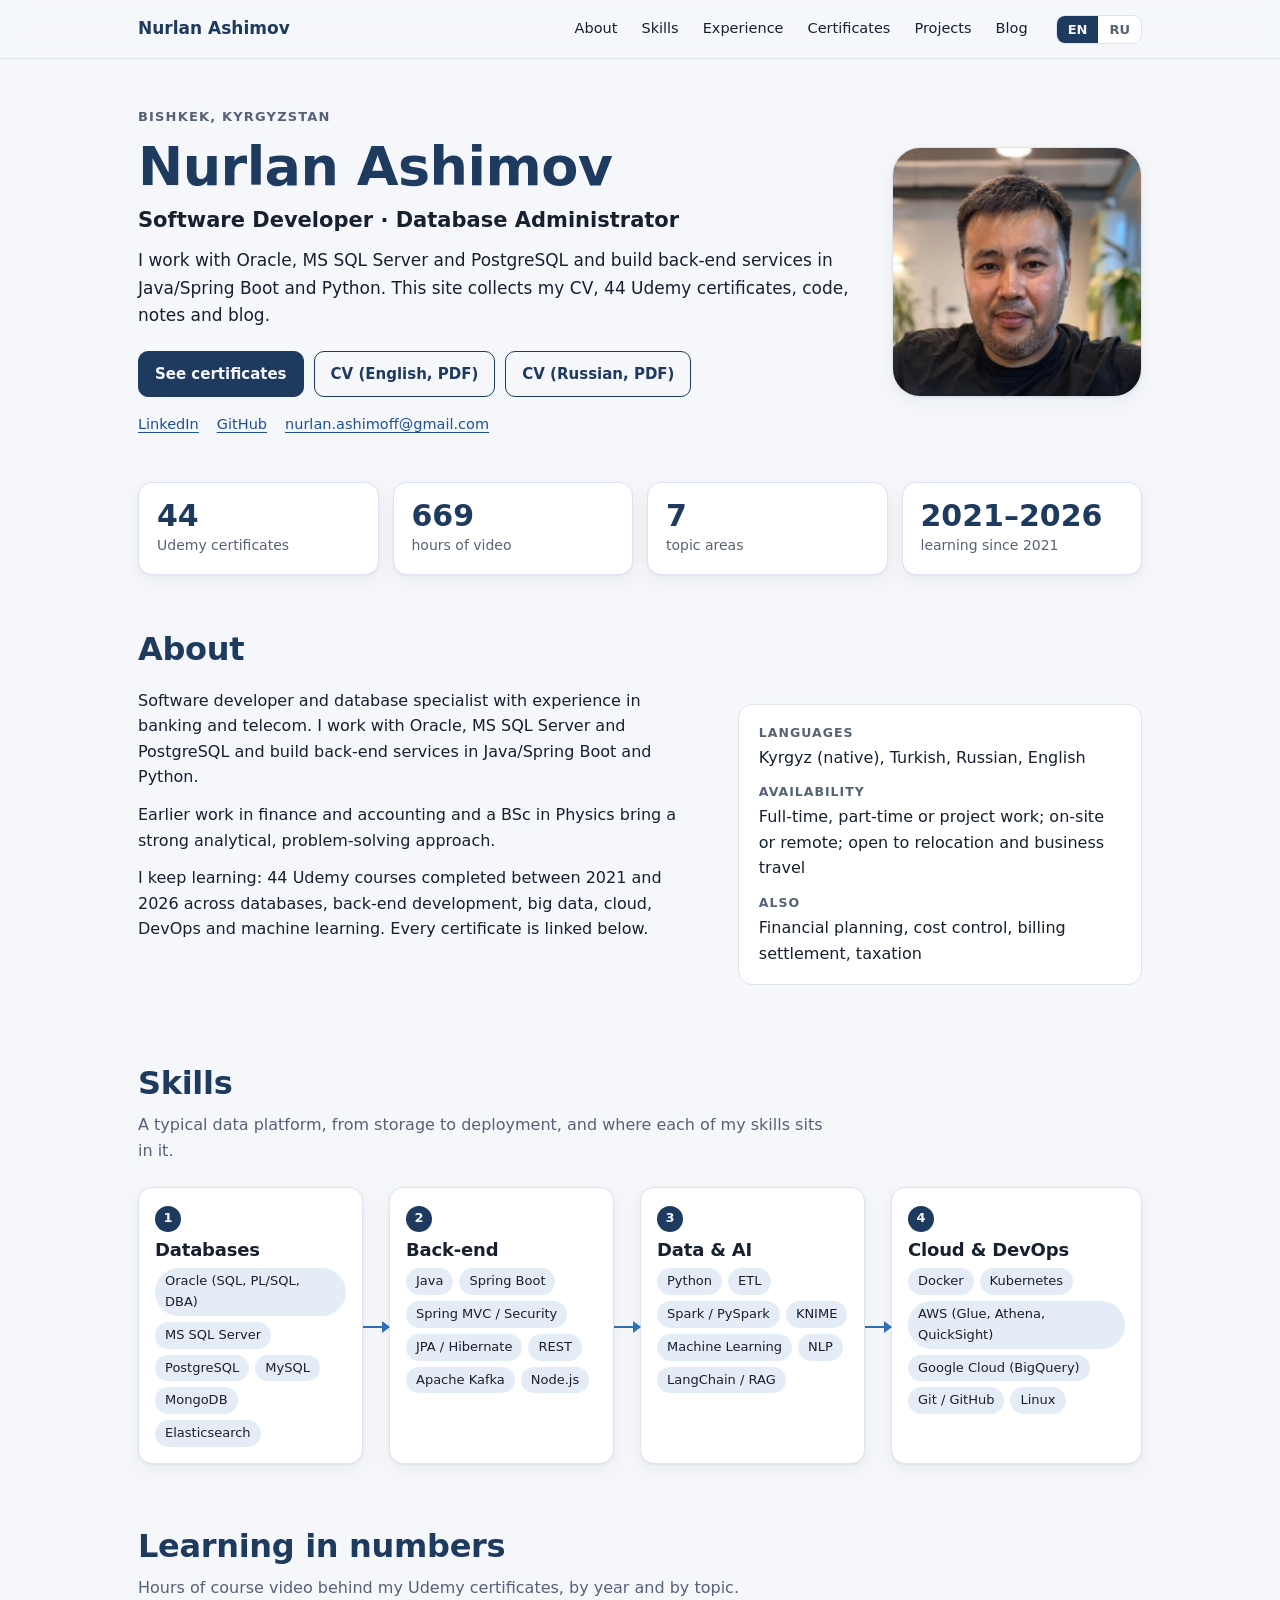
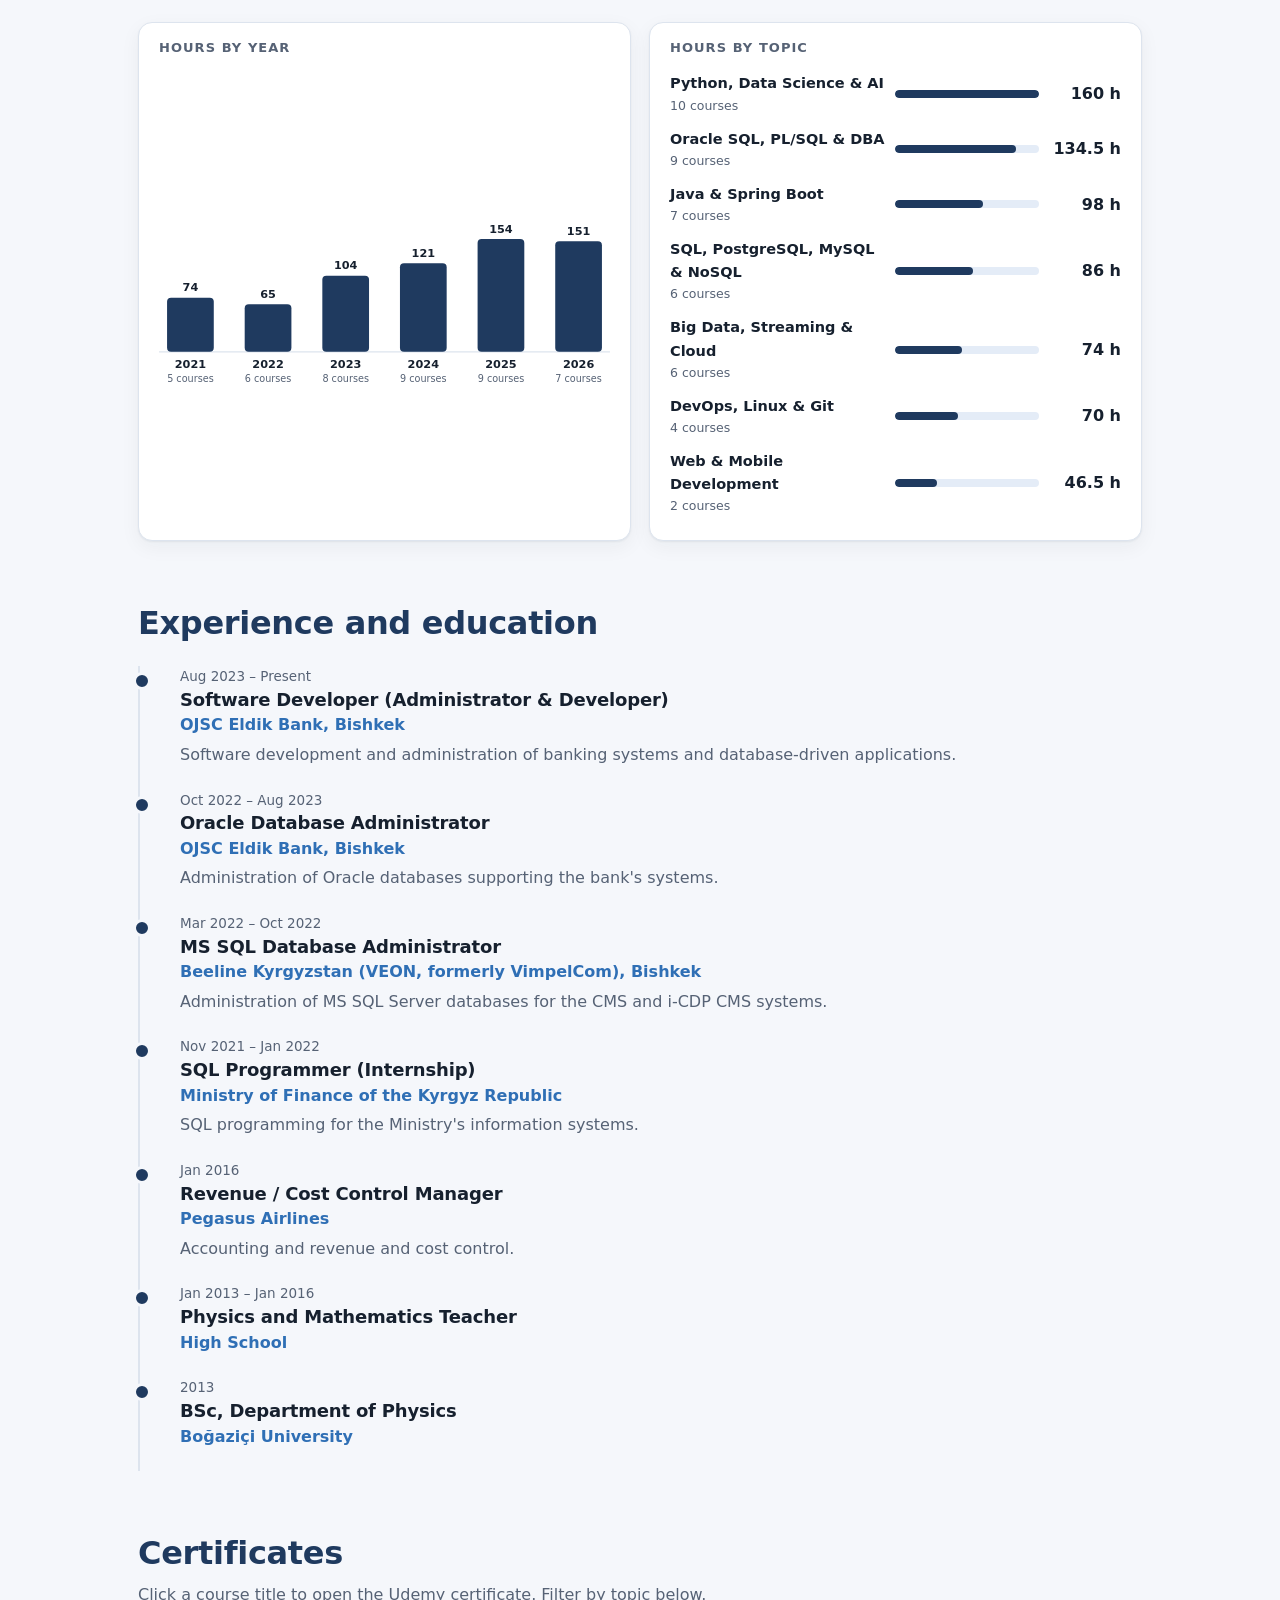
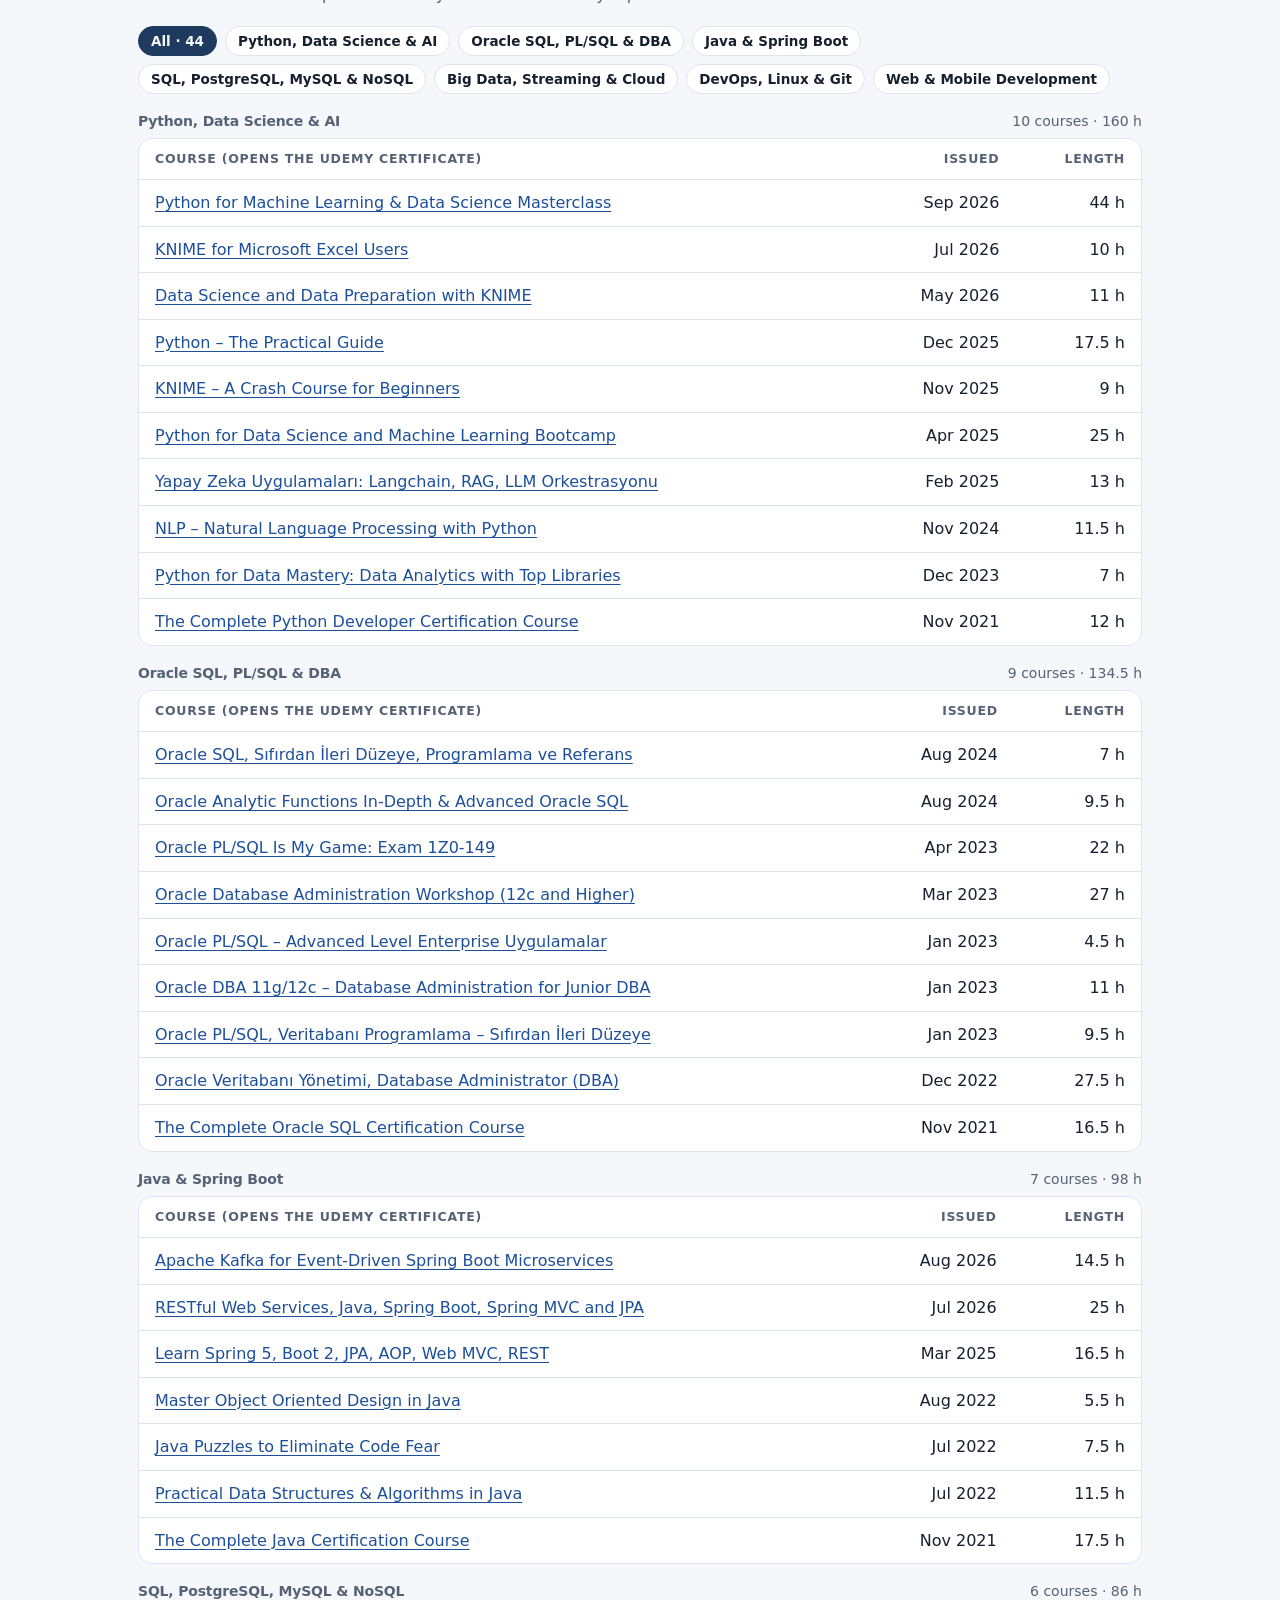
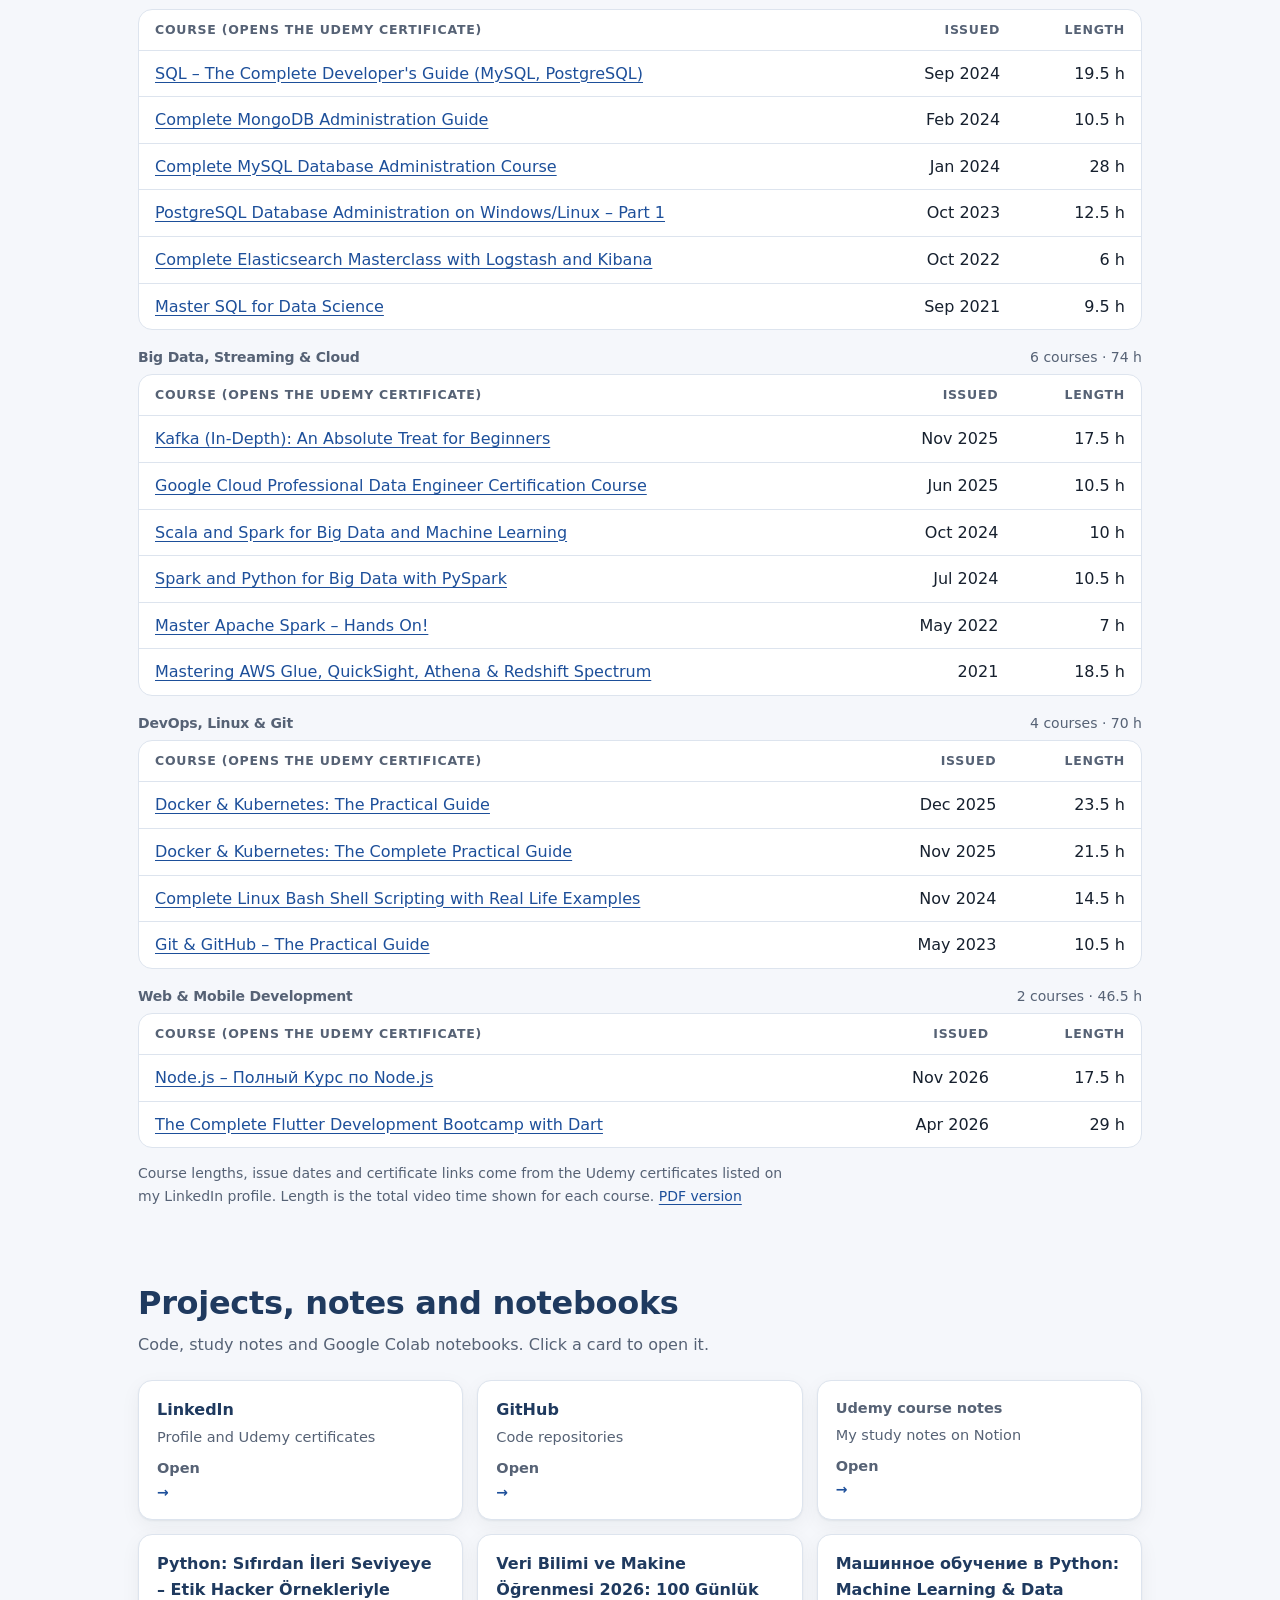
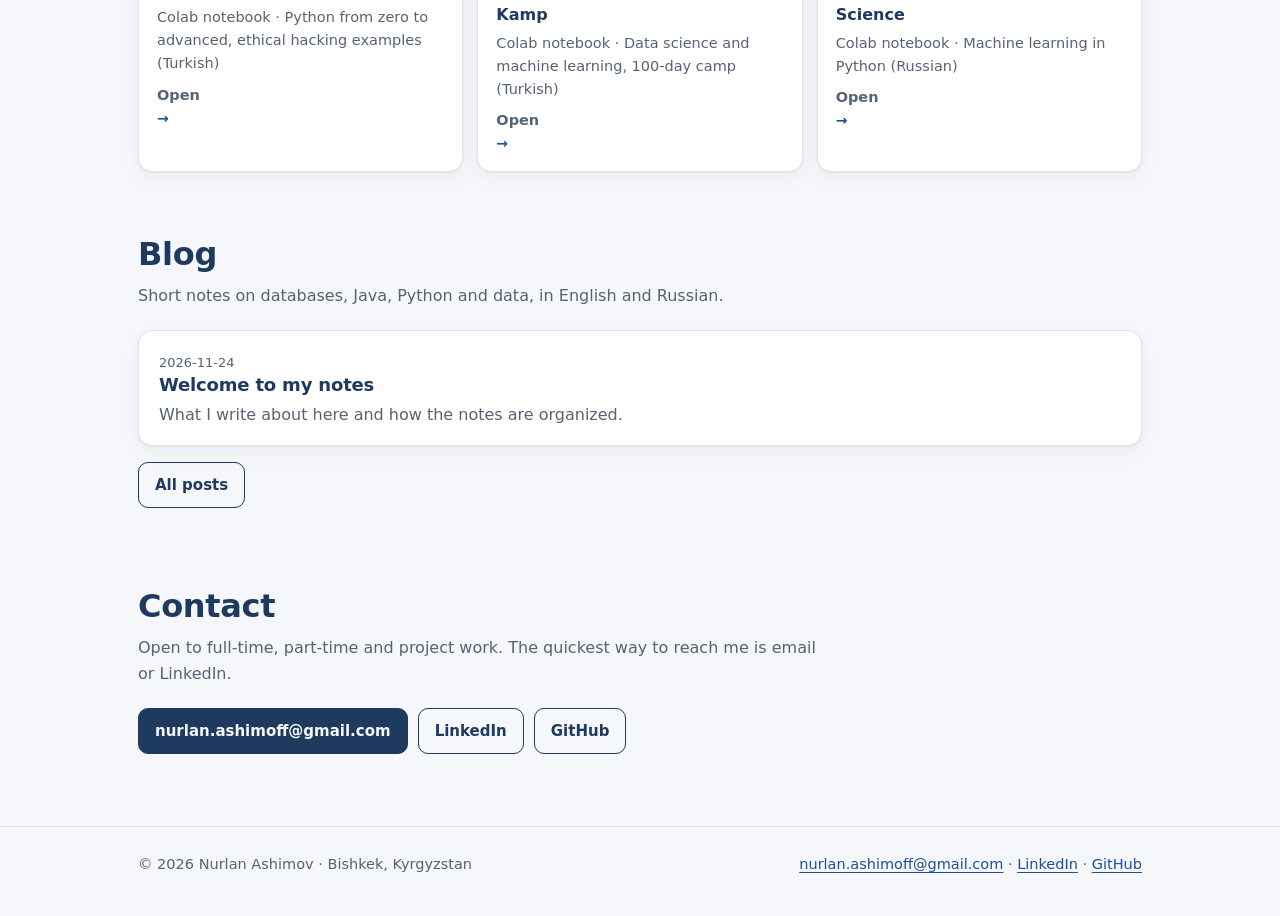
<file: index.html>
<!doctype html>
<html lang="en"><head><meta charset="utf-8"><meta name="viewport" content="width=device-width,initial-scale=1">
<title>Nurlan Ashimov | Software Developer and Database Administrator</title><meta name="description" content="Software developer and database administrator in Bishkek. Oracle, MS SQL, PostgreSQL, Java/Spring Boot, Python. CV, 44 Udemy certificates, code, notes and blog.">
<meta property="og:title" content="Nurlan Ashimov | Software Developer and Database Administrator"><meta property="og:description" content="Software developer and database administrator in Bishkek. Oracle, MS SQL, PostgreSQL, Java/Spring Boot, Python. CV, 44 Udemy certificates, code, notes and blog."><meta property="og:type" content="website">
<link rel="icon" href="data:image/svg+xml,%3Csvg xmlns='http://www.w3.org/2000/svg' viewBox='0 0 64 64'%3E%3Crect width='64' height='64' rx='14' fill='%231f3a5f'/%3E%3Ctext x='32' y='43' font-size='30' font-family='Arial' font-weight='700' text-anchor='middle' fill='white'%3ENA%3C/text%3E%3C/svg%3E"><link rel="stylesheet" href="assets/style.css">
<script>(function(){var q=new URLSearchParams(location.search).get('lang'),s=null;try{s=localStorage.getItem('lang')}catch(e){}var l=q||s||((navigator.language||'').toLowerCase().indexOf('ru')===0?'ru':'en');document.documentElement.lang=l==='ru'?'ru':'en'})()</script>
</head><body data-title-en="Nurlan Ashimov | Software Developer and Database Administrator" data-title-ru="Нурлан Ашимов | Разработчик ПО и администратор баз данных"><header class="top"><div class="wrap"><a class="brand" href="index.html"><span class="en">Nurlan Ashimov</span><span class="ru">Нурлан Ашимов</span></a><nav aria-label="Main"><a href="index.html#about"><span class="en">About</span><span class="ru">Обо мне</span></a><a href="index.html#skills"><span class="en">Skills</span><span class="ru">Навыки</span></a><a href="index.html#experience"><span class="en">Experience</span><span class="ru">Опыт</span></a><a href="index.html#certificates"><span class="en">Certificates</span><span class="ru">Сертификаты</span></a><a href="index.html#projects"><span class="en">Projects</span><span class="ru">Проекты</span></a><a href="blog.html"><span class="en">Blog</span><span class="ru">Блог</span></a></nav><div class="lang" role="group" aria-label="Language"><button type="button" data-lang="en" aria-pressed="true">EN</button><button type="button" data-lang="ru" aria-pressed="false">RU</button></div></div></header><main>
<section class="hero"><div class="wrap"><div>
<div class="eyebrow"><span class="en">Bishkek, Kyrgyzstan</span><span class="ru">Бишкек, Кыргызстан</span></div>
<h1><span class="en">Nurlan Ashimov</span><span class="ru">Нурлан Ашимов</span></h1>
<div class="role"><span class="en">Software Developer · Database Administrator</span><span class="ru">Разработчик ПО · Администратор баз данных</span></div>
<p class="lead"><span class="en">I work with Oracle, MS SQL Server and PostgreSQL and build back-end services in Java/Spring Boot and Python. This site collects my CV, 44 Udemy certificates, code, notes and blog.</span><span class="ru">Работаю с Oracle, MS SQL Server и PostgreSQL, разрабатываю серверные сервисы на Java/Spring Boot и Python. На этом сайте собраны моё резюме, 44 сертификата Udemy, код, заметки и блог.</span></p>
<div class="btns"><a class="btn pri" href="#certificates"><span class="en">See certificates</span><span class="ru">Смотреть сертификаты</span></a><a class="btn" href="cv/Nurlan_Ashimov_CV_EN.pdf"><span class="en">CV (English, PDF)</span><span class="ru">Резюме (English, PDF)</span></a><a class="btn" href="cv/Nurlan_Ashimov_CV_RU.pdf"><span class="en">CV (Russian, PDF)</span><span class="ru">Резюме (русский, PDF)</span></a></div>
<div class="meta"><a href="https://www.linkedin.com/in/nurlanashimov/">LinkedIn</a><a href="https://github.com/nashimoff?tab=repositories">GitHub</a><a href="mailto:nurlan.ashimoff@gmail.com">nurlan.ashimoff@gmail.com</a></div>
</div><img class="photo" src="assets/photo.jpg" width="250" height="250" alt="Portrait of Nurlan Ashimov"></div></section>
<div class="wrap"><div class="stats">
<div class="stat"><b>44</b><span><span class="en">Udemy certificates</span><span class="ru">сертификатов Udemy</span></span></div>
<div class="stat"><b><span class="en">669</span><span class="ru">669</span></b><span><span class="en">hours of video</span><span class="ru">часов видео</span></span></div>
<div class="stat"><b>7</b><span><span class="en">topic areas</span><span class="ru">тематических направлений</span></span></div>
<div class="stat"><b>2021–2026</b><span><span class="en">learning since 2021</span><span class="ru">учусь с 2021 года</span></span></div></div></div>

<section class="blk" id="about"><div class="wrap"><h2><span class="en">About</span><span class="ru">Обо мне</span></h2><div class="two">
<div class="about"><p><span class="en">Software developer and database specialist with experience in banking and telecom. I work with Oracle, MS SQL Server and PostgreSQL and build back-end services in Java/Spring Boot and Python.</span><span class="ru">Разработчик ПО и специалист по базам данных с опытом работы в банковской сфере и телекоммуникациях. Работаю с Oracle, MS SQL Server и PostgreSQL, разрабатываю серверные сервисы на Java/Spring Boot и Python.</span></p>
<p><span class="en">Earlier work in finance and accounting and a BSc in Physics bring a strong analytical, problem-solving approach.</span><span class="ru">Прежний опыт в финансах и бухгалтерском учёте и степень бакалавра по физике формируют аналитический подход к решению задач.</span></p>
<p><span class="en">I keep learning: 44 Udemy courses completed between 2021 and 2026 across databases, back-end development, big data, cloud, DevOps and machine learning. Every certificate is linked below.</span><span class="ru">Постоянно учусь: 44 курса Udemy за 2021–2026 годы по базам данных, backend-разработке, Big Data, облачным технологиям, DevOps и машинному обучению. Все сертификаты доступны по ссылкам ниже.</span></p></div>
<dl class="facts"><dt><span class="en">Languages</span><span class="ru">Языки</span></dt><dd><span class="en">Kyrgyz (native), Turkish, Russian, English</span><span class="ru">Кыргызский (родной), турецкий, русский, английский</span></dd>
<dt><span class="en">Availability</span><span class="ru">Готовность</span></dt><dd><span class="en">Full-time, part-time or project work; on-site or remote; open to relocation and business travel</span><span class="ru">Полная, частичная или проектная занятость; на месте или удалённо; переезд и командировки</span></dd>
<dt><span class="en">Also</span><span class="ru">Также</span></dt><dd><span class="en">Financial planning, cost control, billing settlement, taxation</span><span class="ru">Финансовое планирование, контроль затрат, расчёты по биллингу, налогообложение</span></dd></dl></div></div></section>

<section class="blk" id="skills"><div class="wrap"><h2><span class="en">Skills</span><span class="ru">Навыки</span></h2><p class="lead"><span class="en">A typical data platform, from storage to deployment, and where each of my skills sits in it.</span><span class="ru">Типичная платформа данных от хранения до развёртывания и место каждого из моих навыков в ней.</span></p>
<div class="flow"><div class="stage"><span class="n">1</span><h3><span class="en">Databases</span><span class="ru">Базы данных</span></h3><div class="chips"><span class="chip">Oracle (SQL, PL/SQL, DBA)</span><span class="chip">MS SQL Server</span><span class="chip">PostgreSQL</span><span class="chip">MySQL</span><span class="chip">MongoDB</span><span class="chip">Elasticsearch</span></div></div><div class="stage"><span class="n">2</span><h3><span class="en">Back-end</span><span class="ru">Серверная часть</span></h3><div class="chips"><span class="chip">Java</span><span class="chip">Spring Boot</span><span class="chip">Spring MVC / Security</span><span class="chip">JPA / Hibernate</span><span class="chip">REST</span><span class="chip">Apache Kafka</span><span class="chip">Node.js</span></div></div><div class="stage"><span class="n">3</span><h3><span class="en">Data & AI</span><span class="ru">Данные и ИИ</span></h3><div class="chips"><span class="chip">Python</span><span class="chip">ETL</span><span class="chip">Spark / PySpark</span><span class="chip">KNIME</span><span class="chip">Machine Learning</span><span class="chip">NLP</span><span class="chip">LangChain / RAG</span></div></div><div class="stage"><span class="n">4</span><h3><span class="en">Cloud & DevOps</span><span class="ru">Облако и DevOps</span></h3><div class="chips"><span class="chip">Docker</span><span class="chip">Kubernetes</span><span class="chip">AWS (Glue, Athena, QuickSight)</span><span class="chip">Google Cloud (BigQuery)</span><span class="chip">Git / GitHub</span><span class="chip">Linux</span></div></div></div></div></section>

<section class="blk" id="numbers"><div class="wrap"><h2><span class="en">Learning in numbers</span><span class="ru">Обучение в цифрах</span></h2><p class="lead"><span class="en">Hours of course video behind my Udemy certificates, by year and by topic.</span><span class="ru">Часы видеокурсов за моими сертификатами Udemy по годам и по темам.</span></p>
<div class="charts"><div class="panel"><h3><span class="en">Hours by year</span><span class="ru">Часы по годам</span></h3><svg class="chart" viewBox="0 0 560 250" role="img" aria-label="Hours of Udemy video by year: 2021: 74, 2022: 65, 2023: 104, 2024: 121, 2025: 154, 2026: 151"><line class="axis" x1="0" y1="196" x2="560" y2="196"/><rect class="bar" x="10.0" y="128.7" width="58" height="67.3" rx="5"/><text x="39.0" y="120.7" text-anchor="middle" font-size="14" font-weight="700"><tspan class="en">74</tspan><tspan class="ru">74</tspan></text><text x="39.0" y="216" text-anchor="middle" font-size="14" font-weight="600">2021</text><text class="mut en" x="39.0" y="233" text-anchor="middle" font-size="12">5 courses</text><text class="mut ru" x="39.0" y="233" text-anchor="middle" font-size="12">5 курсов</text><rect class="bar" x="106.4" y="136.9" width="58" height="59.1" rx="5"/><text x="135.4" y="128.9" text-anchor="middle" font-size="14" font-weight="700"><tspan class="en">65</tspan><tspan class="ru">65</tspan></text><text x="135.4" y="216" text-anchor="middle" font-size="14" font-weight="600">2022</text><text class="mut en" x="135.4" y="233" text-anchor="middle" font-size="12">6 courses</text><text class="mut ru" x="135.4" y="233" text-anchor="middle" font-size="12">6 курсов</text><rect class="bar" x="202.8" y="101.5" width="58" height="94.5" rx="5"/><text x="231.8" y="93.5" text-anchor="middle" font-size="14" font-weight="700"><tspan class="en">104</tspan><tspan class="ru">104</tspan></text><text x="231.8" y="216" text-anchor="middle" font-size="14" font-weight="600">2023</text><text class="mut en" x="231.8" y="233" text-anchor="middle" font-size="12">8 courses</text><text class="mut ru" x="231.8" y="233" text-anchor="middle" font-size="12">8 курсов</text><rect class="bar" x="299.2" y="86.0" width="58" height="110.0" rx="5"/><text x="328.2" y="78.0" text-anchor="middle" font-size="14" font-weight="700"><tspan class="en">121</tspan><tspan class="ru">121</tspan></text><text x="328.2" y="216" text-anchor="middle" font-size="14" font-weight="600">2024</text><text class="mut en" x="328.2" y="233" text-anchor="middle" font-size="12">9 courses</text><text class="mut ru" x="328.2" y="233" text-anchor="middle" font-size="12">9 курсов</text><rect class="bar" x="395.6" y="56.0" width="58" height="140.0" rx="5"/><text x="424.6" y="48.0" text-anchor="middle" font-size="14" font-weight="700"><tspan class="en">154</tspan><tspan class="ru">154</tspan></text><text x="424.6" y="216" text-anchor="middle" font-size="14" font-weight="600">2025</text><text class="mut en" x="424.6" y="233" text-anchor="middle" font-size="12">9 courses</text><text class="mut ru" x="424.6" y="233" text-anchor="middle" font-size="12">9 курсов</text><rect class="bar" x="492.0" y="58.7" width="58" height="137.3" rx="5"/><text x="521.0" y="50.7" text-anchor="middle" font-size="14" font-weight="700"><tspan class="en">151</tspan><tspan class="ru">151</tspan></text><text x="521.0" y="216" text-anchor="middle" font-size="14" font-weight="600">2026</text><text class="mut en" x="521.0" y="233" text-anchor="middle" font-size="12">7 courses</text><text class="mut ru" x="521.0" y="233" text-anchor="middle" font-size="12">7 курсов</text></svg></div>
<div class="panel"><h3><span class="en">Hours by topic</span><span class="ru">Часы по темам</span></h3><div class="hb"><div class="l"><span class="en">Python, Data Science &amp; AI</span><span class="ru">Python, Data Science и ИИ</span><small><span class="en">10 courses</span><span class="ru">10 курсов</span></small></div><div class="t"><i style="width:100.0%"></i></div><div class="v"><span class="en">160 h</span><span class="ru">160 ч</span></div></div><div class="hb"><div class="l"><span class="en">Oracle SQL, PL/SQL &amp; DBA</span><span class="ru">Oracle SQL, PL/SQL и администрирование</span><small><span class="en">9 courses</span><span class="ru">9 курсов</span></small></div><div class="t"><i style="width:84.1%"></i></div><div class="v"><span class="en">134.5 h</span><span class="ru">134,5 ч</span></div></div><div class="hb"><div class="l"><span class="en">Java &amp; Spring Boot</span><span class="ru">Java и Spring Boot</span><small><span class="en">7 courses</span><span class="ru">7 курсов</span></small></div><div class="t"><i style="width:61.3%"></i></div><div class="v"><span class="en">98 h</span><span class="ru">98 ч</span></div></div><div class="hb"><div class="l"><span class="en">SQL, PostgreSQL, MySQL &amp; NoSQL</span><span class="ru">SQL, PostgreSQL, MySQL и NoSQL</span><small><span class="en">6 courses</span><span class="ru">6 курсов</span></small></div><div class="t"><i style="width:53.8%"></i></div><div class="v"><span class="en">86 h</span><span class="ru">86 ч</span></div></div><div class="hb"><div class="l"><span class="en">Big Data, Streaming &amp; Cloud</span><span class="ru">Big Data, стриминг и облако</span><small><span class="en">6 courses</span><span class="ru">6 курсов</span></small></div><div class="t"><i style="width:46.2%"></i></div><div class="v"><span class="en">74 h</span><span class="ru">74 ч</span></div></div><div class="hb"><div class="l"><span class="en">DevOps, Linux &amp; Git</span><span class="ru">DevOps, Linux и Git</span><small><span class="en">4 courses</span><span class="ru">4 курса</span></small></div><div class="t"><i style="width:43.8%"></i></div><div class="v"><span class="en">70 h</span><span class="ru">70 ч</span></div></div><div class="hb"><div class="l"><span class="en">Web &amp; Mobile Development</span><span class="ru">Web- и мобильная разработка</span><small><span class="en">2 courses</span><span class="ru">2 курса</span></small></div><div class="t"><i style="width:29.1%"></i></div><div class="v"><span class="en">46.5 h</span><span class="ru">46,5 ч</span></div></div></div></div></div></section>

<section class="blk" id="experience"><div class="wrap"><h2><span class="en">Experience and education</span><span class="ru">Опыт и образование</span></h2><ol class="tl"><li><div class="d"><span class="en">Aug 2023 – Present</span><span class="ru">авг 2023 – настоящее время</span></div><h3><span class="en">Software Developer (Administrator & Developer)</span><span class="ru">Разработчик ПО (администратор и разработчик)</span></h3><div class="c"><span class="en">OJSC Eldik Bank, Bishkek</span><span class="ru">ОАО «Элдик Банк», Бишкек</span></div><p><span class="en">Software development and administration of banking systems and database-driven applications.</span><span class="ru">Разработка и администрирование банковских систем и приложений, работающих с базами данных.</span></p></li><li><div class="d"><span class="en">Oct 2022 – Aug 2023</span><span class="ru">окт 2022 – авг 2023</span></div><h3><span class="en">Oracle Database Administrator</span><span class="ru">Администратор баз данных Oracle</span></h3><div class="c"><span class="en">OJSC Eldik Bank, Bishkek</span><span class="ru">ОАО «Элдик Банк», Бишкек</span></div><p><span class="en">Administration of Oracle databases supporting the bank's systems.</span><span class="ru">Администрирование баз данных Oracle, обеспечивающих работу систем банка.</span></p></li><li><div class="d"><span class="en">Mar 2022 – Oct 2022</span><span class="ru">март 2022 – окт 2022</span></div><h3><span class="en">MS SQL Database Administrator</span><span class="ru">Администратор баз данных MS SQL</span></h3><div class="c"><span class="en">Beeline Kyrgyzstan (VEON, formerly VimpelCom), Bishkek</span><span class="ru">Beeline Kyrgyzstan (VEON, ранее ВымпелКом), Бишкек</span></div><p><span class="en">Administration of MS SQL Server databases for the CMS and i-CDP CMS systems.</span><span class="ru">Администрирование баз данных MS SQL Server для систем CMS и i-CDP CMS.</span></p></li><li><div class="d"><span class="en">Nov 2021 – Jan 2022</span><span class="ru">нояб 2021 – янв 2022</span></div><h3><span class="en">SQL Programmer (Internship)</span><span class="ru">SQL-программист (стажировка)</span></h3><div class="c"><span class="en">Ministry of Finance of the Kyrgyz Republic</span><span class="ru">Министерство финансов Кыргызской Республики</span></div><p><span class="en">SQL programming for the Ministry's information systems.</span><span class="ru">SQL-программирование для информационных систем министерства.</span></p></li><li><div class="d"><span class="en">Jan 2016</span><span class="ru">янв 2016</span></div><h3><span class="en">Revenue / Cost Control Manager</span><span class="ru">Менеджер по контролю доходов и затрат</span></h3><div class="c"><span class="en">Pegasus Airlines</span><span class="ru">Pegasus Airlines</span></div><p><span class="en">Accounting and revenue and cost control.</span><span class="ru">Бухгалтерский учёт, контроль доходов и затрат.</span></p></li><li><div class="d"><span class="en">Jan 2013 – Jan 2016</span><span class="ru">янв 2013 – янв 2016</span></div><h3><span class="en">Physics and Mathematics Teacher</span><span class="ru">Учитель физики и математики</span></h3><div class="c"><span class="en">High School</span><span class="ru">Средняя школа</span></div></li><li><div class="d"><span class="en">2013</span><span class="ru">2013</span></div><h3><span class="en">BSc, Department of Physics</span><span class="ru">Бакалавр, факультет физики</span></h3><div class="c"><span class="en">Boğaziçi University</span><span class="ru">Университет Богазичи (Boğaziçi University)</span></div></li></ol></div></section>

<section class="blk" id="certificates"><div class="wrap"><h2><span class="en">Certificates</span><span class="ru">Сертификаты</span></h2><p class="lead"><span class="en">Click a course title to open the Udemy certificate. Filter by topic below.</span><span class="ru">Нажмите на название курса, чтобы открыть сертификат Udemy. Ниже можно выбрать тему.</span></p>
<div class="filters" role="group" aria-label="Topic"><button type="button" data-topic="all" aria-pressed="true"><span class="en">All</span><span class="ru">Все</span> · 44</button><button type="button" data-topic="data" aria-pressed="false"><span class="en">Python, Data Science &amp; AI</span><span class="ru">Python, Data Science и ИИ</span></button><button type="button" data-topic="oracle" aria-pressed="false"><span class="en">Oracle SQL, PL/SQL &amp; DBA</span><span class="ru">Oracle SQL, PL/SQL и администрирование</span></button><button type="button" data-topic="java" aria-pressed="false"><span class="en">Java &amp; Spring Boot</span><span class="ru">Java и Spring Boot</span></button><button type="button" data-topic="sql" aria-pressed="false"><span class="en">SQL, PostgreSQL, MySQL &amp; NoSQL</span><span class="ru">SQL, PostgreSQL, MySQL и NoSQL</span></button><button type="button" data-topic="bigdata" aria-pressed="false"><span class="en">Big Data, Streaming &amp; Cloud</span><span class="ru">Big Data, стриминг и облако</span></button><button type="button" data-topic="devops" aria-pressed="false"><span class="en">DevOps, Linux &amp; Git</span><span class="ru">DevOps, Linux и Git</span></button><button type="button" data-topic="web" aria-pressed="false"><span class="en">Web &amp; Mobile Development</span><span class="ru">Web- и мобильная разработка</span></button></div><section class="cert" data-topic="data"><header><h3><span class="en">Python, Data Science &amp; AI</span><span class="ru">Python, Data Science и ИИ</span></h3><span><span class="en">10 courses · 160 h</span><span class="ru">10 курсов · 160 ч</span></span></header><div class="tw"><table><thead><tr><th><span class="en">Course (opens the Udemy certificate)</span><span class="ru">Курс (открывает сертификат Udemy)</span></th><th class="n"><span class="en">Issued</span><span class="ru">Выдан</span></th><th class="n"><span class="en">Length</span><span class="ru">Длительность</span></th></tr></thead><tbody><tr><td><a href="https://www.udemy.com/certificate/UC-e891aa6c-09ed-42a4-a8ec-aa342b15a804/" target="_blank" rel="noopener">Python for Machine Learning &amp; Data Science Masterclass</a></td><td class="n"><span class="en">Sep 2026</span><span class="ru">сен 2026</span></td><td class="n"><span class="en">44 h</span><span class="ru">44 ч</span></td></tr><tr><td><a href="https://www.udemy.com/certificate/UC-94a7d03d-7c53-4d63-8de8-2ea8b1bb4a00/" target="_blank" rel="noopener">KNIME for Microsoft Excel Users</a></td><td class="n"><span class="en">Jul 2026</span><span class="ru">июл 2026</span></td><td class="n"><span class="en">10 h</span><span class="ru">10 ч</span></td></tr><tr><td><a href="https://www.udemy.com/certificate/UC-a60cc7f5-0417-4a65-be5f-fdd50fd5da10/" target="_blank" rel="noopener">Data Science and Data Preparation with KNIME</a></td><td class="n"><span class="en">May 2026</span><span class="ru">май 2026</span></td><td class="n"><span class="en">11 h</span><span class="ru">11 ч</span></td></tr><tr><td><a href="https://www.udemy.com/certificate/UC-0a1c5d70-3a31-4d36-976d-89b75714be1c/" target="_blank" rel="noopener">Python – The Practical Guide</a></td><td class="n"><span class="en">Dec 2025</span><span class="ru">дек 2025</span></td><td class="n"><span class="en">17.5 h</span><span class="ru">17,5 ч</span></td></tr><tr><td><a href="https://www.udemy.com/certificate/UC-1641db51-c8fa-4e3d-bcd1-192a4fb68531/" target="_blank" rel="noopener">KNIME – A Crash Course for Beginners</a></td><td class="n"><span class="en">Nov 2025</span><span class="ru">ноя 2025</span></td><td class="n"><span class="en">9 h</span><span class="ru">9 ч</span></td></tr><tr><td><a href="https://www.udemy.com/certificate/UC-91f58b5a-8c04-4ef1-b994-e4730a65949f/" target="_blank" rel="noopener">Python for Data Science and Machine Learning Bootcamp</a></td><td class="n"><span class="en">Apr 2025</span><span class="ru">апр 2025</span></td><td class="n"><span class="en">25 h</span><span class="ru">25 ч</span></td></tr><tr><td><a href="https://www.udemy.com/certificate/UC-6bb09d6e-aeb4-4781-8336-f85f3319ebd9/" target="_blank" rel="noopener">Yapay Zeka Uygulamaları: Langchain, RAG, LLM Orkestrasyonu</a></td><td class="n"><span class="en">Feb 2025</span><span class="ru">фев 2025</span></td><td class="n"><span class="en">13 h</span><span class="ru">13 ч</span></td></tr><tr><td><a href="https://www.udemy.com/certificate/UC-f2ad5694-a1fb-4ef2-b077-c76fb2e68ee0/" target="_blank" rel="noopener">NLP – Natural Language Processing with Python</a></td><td class="n"><span class="en">Nov 2024</span><span class="ru">ноя 2024</span></td><td class="n"><span class="en">11.5 h</span><span class="ru">11,5 ч</span></td></tr><tr><td><a href="https://www.udemy.com/certificate/UC-9e3b248e-b79e-4b0c-a13b-ddb1e7bc8a6b/" target="_blank" rel="noopener">Python for Data Mastery: Data Analytics with Top Libraries</a></td><td class="n"><span class="en">Dec 2023</span><span class="ru">дек 2023</span></td><td class="n"><span class="en">7 h</span><span class="ru">7 ч</span></td></tr><tr><td><a href="https://www.udemy.com/certificate/UC-e3b53b54-7fb2-453f-b599-dbd1c0eb8098/" target="_blank" rel="noopener">The Complete Python Developer Certification Course</a></td><td class="n"><span class="en">Nov 2021</span><span class="ru">ноя 2021</span></td><td class="n"><span class="en">12 h</span><span class="ru">12 ч</span></td></tr></tbody></table></div></section><section class="cert" data-topic="oracle"><header><h3><span class="en">Oracle SQL, PL/SQL &amp; DBA</span><span class="ru">Oracle SQL, PL/SQL и администрирование</span></h3><span><span class="en">9 courses · 134.5 h</span><span class="ru">9 курсов · 134,5 ч</span></span></header><div class="tw"><table><thead><tr><th><span class="en">Course (opens the Udemy certificate)</span><span class="ru">Курс (открывает сертификат Udemy)</span></th><th class="n"><span class="en">Issued</span><span class="ru">Выдан</span></th><th class="n"><span class="en">Length</span><span class="ru">Длительность</span></th></tr></thead><tbody><tr><td><a href="https://www.udemy.com/certificate/UC-6e9130d6-49ec-4619-a7e7-1ddfe605fd51/" target="_blank" rel="noopener">Oracle SQL, Sıfırdan İleri Düzeye, Programlama ve Referans</a></td><td class="n"><span class="en">Aug 2024</span><span class="ru">авг 2024</span></td><td class="n"><span class="en">7 h</span><span class="ru">7 ч</span></td></tr><tr><td><a href="https://www.udemy.com/certificate/UC-42da0e8d-5fb3-4d2b-b39e-09ad193601ab/" target="_blank" rel="noopener">Oracle Analytic Functions In-Depth &amp; Advanced Oracle SQL</a></td><td class="n"><span class="en">Aug 2024</span><span class="ru">авг 2024</span></td><td class="n"><span class="en">9.5 h</span><span class="ru">9,5 ч</span></td></tr><tr><td><a href="https://www.udemy.com/certificate/UC-6a0a7068-9b26-430f-b020-41c9d18c002f/" target="_blank" rel="noopener">Oracle PL/SQL Is My Game: Exam 1Z0-149</a></td><td class="n"><span class="en">Apr 2023</span><span class="ru">апр 2023</span></td><td class="n"><span class="en">22 h</span><span class="ru">22 ч</span></td></tr><tr><td><a href="https://www.udemy.com/certificate/UC-11e7c121-6b37-4484-b749-4a420c91ea41/" target="_blank" rel="noopener">Oracle Database Administration Workshop (12c and Higher)</a></td><td class="n"><span class="en">Mar 2023</span><span class="ru">мар 2023</span></td><td class="n"><span class="en">27 h</span><span class="ru">27 ч</span></td></tr><tr><td><a href="https://www.udemy.com/certificate/UC-a0a562cd-a292-4443-80df-5436b878740c/" target="_blank" rel="noopener">Oracle PL/SQL – Advanced Level Enterprise Uygulamalar</a></td><td class="n"><span class="en">Jan 2023</span><span class="ru">янв 2023</span></td><td class="n"><span class="en">4.5 h</span><span class="ru">4,5 ч</span></td></tr><tr><td><a href="https://www.udemy.com/certificate/UC-65e9ee10-e3e7-4b15-b886-de652edf1e23/" target="_blank" rel="noopener">Oracle DBA 11g/12c – Database Administration for Junior DBA</a></td><td class="n"><span class="en">Jan 2023</span><span class="ru">янв 2023</span></td><td class="n"><span class="en">11 h</span><span class="ru">11 ч</span></td></tr><tr><td><a href="https://www.udemy.com/certificate/UC-f45f3374-d6ee-4618-b20e-aa3c2c0b4724/" target="_blank" rel="noopener">Oracle PL/SQL, Veritabanı Programlama – Sıfırdan İleri Düzeye</a></td><td class="n"><span class="en">Jan 2023</span><span class="ru">янв 2023</span></td><td class="n"><span class="en">9.5 h</span><span class="ru">9,5 ч</span></td></tr><tr><td><a href="https://www.udemy.com/certificate/UC-d58f99fa-707d-4e37-904b-7866a1d658da/" target="_blank" rel="noopener">Oracle Veritabanı Yönetimi, Database Administrator (DBA)</a></td><td class="n"><span class="en">Dec 2022</span><span class="ru">дек 2022</span></td><td class="n"><span class="en">27.5 h</span><span class="ru">27,5 ч</span></td></tr><tr><td><a href="https://www.udemy.com/certificate/UC-42faef64-b673-4449-a5e4-c31f5643a532/" target="_blank" rel="noopener">The Complete Oracle SQL Certification Course</a></td><td class="n"><span class="en">Nov 2021</span><span class="ru">ноя 2021</span></td><td class="n"><span class="en">16.5 h</span><span class="ru">16,5 ч</span></td></tr></tbody></table></div></section><section class="cert" data-topic="java"><header><h3><span class="en">Java &amp; Spring Boot</span><span class="ru">Java и Spring Boot</span></h3><span><span class="en">7 courses · 98 h</span><span class="ru">7 курсов · 98 ч</span></span></header><div class="tw"><table><thead><tr><th><span class="en">Course (opens the Udemy certificate)</span><span class="ru">Курс (открывает сертификат Udemy)</span></th><th class="n"><span class="en">Issued</span><span class="ru">Выдан</span></th><th class="n"><span class="en">Length</span><span class="ru">Длительность</span></th></tr></thead><tbody><tr><td><a href="https://www.udemy.com/certificate/UC-ab3f1d16-bb27-44d7-bcaa-9172adbb1df1/" target="_blank" rel="noopener">Apache Kafka for Event-Driven Spring Boot Microservices</a></td><td class="n"><span class="en">Aug 2026</span><span class="ru">авг 2026</span></td><td class="n"><span class="en">14.5 h</span><span class="ru">14,5 ч</span></td></tr><tr><td><a href="https://www.udemy.com/certificate/UC-9cc355dc-7a5f-41be-9924-a91a01c64851/" target="_blank" rel="noopener">RESTful Web Services, Java, Spring Boot, Spring MVC and JPA</a></td><td class="n"><span class="en">Jul 2026</span><span class="ru">июл 2026</span></td><td class="n"><span class="en">25 h</span><span class="ru">25 ч</span></td></tr><tr><td><a href="https://www.udemy.com/certificate/UC-6dba86d9-d311-4146-b80f-155c89026633/" target="_blank" rel="noopener">Learn Spring 5, Boot 2, JPA, AOP, Web MVC, REST</a></td><td class="n"><span class="en">Mar 2025</span><span class="ru">мар 2025</span></td><td class="n"><span class="en">16.5 h</span><span class="ru">16,5 ч</span></td></tr><tr><td><a href="https://www.udemy.com/certificate/UC-e4883bc4-dc5b-49d0-af4d-8dd6375e945b/" target="_blank" rel="noopener">Master Object Oriented Design in Java</a></td><td class="n"><span class="en">Aug 2022</span><span class="ru">авг 2022</span></td><td class="n"><span class="en">5.5 h</span><span class="ru">5,5 ч</span></td></tr><tr><td><a href="https://www.udemy.com/certificate/UC-38aee03c-fc18-4e28-8659-594219809ccf/" target="_blank" rel="noopener">Java Puzzles to Eliminate Code Fear</a></td><td class="n"><span class="en">Jul 2022</span><span class="ru">июл 2022</span></td><td class="n"><span class="en">7.5 h</span><span class="ru">7,5 ч</span></td></tr><tr><td><a href="https://www.udemy.com/certificate/UC-abfdf1ab-a88e-43a2-88c5-4864959e4141/" target="_blank" rel="noopener">Practical Data Structures &amp; Algorithms in Java</a></td><td class="n"><span class="en">Jul 2022</span><span class="ru">июл 2022</span></td><td class="n"><span class="en">11.5 h</span><span class="ru">11,5 ч</span></td></tr><tr><td><a href="https://www.udemy.com/certificate/UC-52687941-bbf3-403d-a2a5-0687df2ef188/" target="_blank" rel="noopener">The Complete Java Certification Course</a></td><td class="n"><span class="en">Nov 2021</span><span class="ru">ноя 2021</span></td><td class="n"><span class="en">17.5 h</span><span class="ru">17,5 ч</span></td></tr></tbody></table></div></section><section class="cert" data-topic="sql"><header><h3><span class="en">SQL, PostgreSQL, MySQL &amp; NoSQL</span><span class="ru">SQL, PostgreSQL, MySQL и NoSQL</span></h3><span><span class="en">6 courses · 86 h</span><span class="ru">6 курсов · 86 ч</span></span></header><div class="tw"><table><thead><tr><th><span class="en">Course (opens the Udemy certificate)</span><span class="ru">Курс (открывает сертификат Udemy)</span></th><th class="n"><span class="en">Issued</span><span class="ru">Выдан</span></th><th class="n"><span class="en">Length</span><span class="ru">Длительность</span></th></tr></thead><tbody><tr><td><a href="https://www.udemy.com/certificate/UC-894b54ba-afb4-4890-92ec-b33e9caae2a2/" target="_blank" rel="noopener">SQL – The Complete Developer&#x27;s Guide (MySQL, PostgreSQL)</a></td><td class="n"><span class="en">Sep 2024</span><span class="ru">сен 2024</span></td><td class="n"><span class="en">19.5 h</span><span class="ru">19,5 ч</span></td></tr><tr><td><a href="https://www.udemy.com/certificate/UC-96723341-ac8d-4b3d-9bf4-976eade3f4f9/" target="_blank" rel="noopener">Complete MongoDB Administration Guide</a></td><td class="n"><span class="en">Feb 2024</span><span class="ru">фев 2024</span></td><td class="n"><span class="en">10.5 h</span><span class="ru">10,5 ч</span></td></tr><tr><td><a href="https://www.udemy.com/certificate/UC-cacd7e9c-a251-469e-afa9-68c9099b6259/" target="_blank" rel="noopener">Complete MySQL Database Administration Course</a></td><td class="n"><span class="en">Jan 2024</span><span class="ru">янв 2024</span></td><td class="n"><span class="en">28 h</span><span class="ru">28 ч</span></td></tr><tr><td><a href="https://www.udemy.com/certificate/UC-30a9a272-8962-4ad8-a323-5da131fc0c3f/" target="_blank" rel="noopener">PostgreSQL Database Administration on Windows/Linux – Part 1</a></td><td class="n"><span class="en">Oct 2023</span><span class="ru">окт 2023</span></td><td class="n"><span class="en">12.5 h</span><span class="ru">12,5 ч</span></td></tr><tr><td><a href="https://www.udemy.com/certificate/UC-725e13fc-4dc1-4dac-b3bf-c402e41c9a6a/" target="_blank" rel="noopener">Complete Elasticsearch Masterclass with Logstash and Kibana</a></td><td class="n"><span class="en">Oct 2022</span><span class="ru">окт 2022</span></td><td class="n"><span class="en">6 h</span><span class="ru">6 ч</span></td></tr><tr><td><a href="https://www.udemy.com/certificate/UC-e1d89b0d-a62c-4c3b-8dc7-f9ce36e0b079/" target="_blank" rel="noopener">Master SQL for Data Science</a></td><td class="n"><span class="en">Sep 2021</span><span class="ru">сен 2021</span></td><td class="n"><span class="en">9.5 h</span><span class="ru">9,5 ч</span></td></tr></tbody></table></div></section><section class="cert" data-topic="bigdata"><header><h3><span class="en">Big Data, Streaming &amp; Cloud</span><span class="ru">Big Data, стриминг и облако</span></h3><span><span class="en">6 courses · 74 h</span><span class="ru">6 курсов · 74 ч</span></span></header><div class="tw"><table><thead><tr><th><span class="en">Course (opens the Udemy certificate)</span><span class="ru">Курс (открывает сертификат Udemy)</span></th><th class="n"><span class="en">Issued</span><span class="ru">Выдан</span></th><th class="n"><span class="en">Length</span><span class="ru">Длительность</span></th></tr></thead><tbody><tr><td><a href="https://www.udemy.com/certificate/UC-d5440071-0471-450c-87d6-dab8b0327951/" target="_blank" rel="noopener">Kafka (In-Depth): An Absolute Treat for Beginners</a></td><td class="n"><span class="en">Nov 2025</span><span class="ru">ноя 2025</span></td><td class="n"><span class="en">17.5 h</span><span class="ru">17,5 ч</span></td></tr><tr><td><a href="https://www.udemy.com/certificate/UC-fdf1a304-6f72-46a0-b483-5df97dbc0562/" target="_blank" rel="noopener">Google Cloud Professional Data Engineer Certification Course</a></td><td class="n"><span class="en">Jun 2025</span><span class="ru">июн 2025</span></td><td class="n"><span class="en">10.5 h</span><span class="ru">10,5 ч</span></td></tr><tr><td><a href="https://www.udemy.com/certificate/UC-ea13baaa-1b50-4a5a-9147-64b3d080025e/" target="_blank" rel="noopener">Scala and Spark for Big Data and Machine Learning</a></td><td class="n"><span class="en">Oct 2024</span><span class="ru">окт 2024</span></td><td class="n"><span class="en">10 h</span><span class="ru">10 ч</span></td></tr><tr><td><a href="https://www.udemy.com/certificate/UC-48c824c0-ac96-4f65-8f03-cecf0d6ba4c8/" target="_blank" rel="noopener">Spark and Python for Big Data with PySpark</a></td><td class="n"><span class="en">Jul 2024</span><span class="ru">июл 2024</span></td><td class="n"><span class="en">10.5 h</span><span class="ru">10,5 ч</span></td></tr><tr><td><a href="https://www.udemy.com/certificate/UC-070565fa-5f5a-4230-a082-34261d46a0c0/" target="_blank" rel="noopener">Master Apache Spark – Hands On!</a></td><td class="n"><span class="en">May 2022</span><span class="ru">май 2022</span></td><td class="n"><span class="en">7 h</span><span class="ru">7 ч</span></td></tr><tr><td><a href="https://www.udemy.com/certificate/UC-7c02caa6-4409-4473-bad2-9459e5bbbe22/" target="_blank" rel="noopener">Mastering AWS Glue, QuickSight, Athena &amp; Redshift Spectrum</a></td><td class="n"><span class="en">2021</span><span class="ru">2021</span></td><td class="n"><span class="en">18.5 h</span><span class="ru">18,5 ч</span></td></tr></tbody></table></div></section><section class="cert" data-topic="devops"><header><h3><span class="en">DevOps, Linux &amp; Git</span><span class="ru">DevOps, Linux и Git</span></h3><span><span class="en">4 courses · 70 h</span><span class="ru">4 курса · 70 ч</span></span></header><div class="tw"><table><thead><tr><th><span class="en">Course (opens the Udemy certificate)</span><span class="ru">Курс (открывает сертификат Udemy)</span></th><th class="n"><span class="en">Issued</span><span class="ru">Выдан</span></th><th class="n"><span class="en">Length</span><span class="ru">Длительность</span></th></tr></thead><tbody><tr><td><a href="https://www.udemy.com/certificate/UC-a63c7009-6e84-44f8-a4ec-245961b9c801/" target="_blank" rel="noopener">Docker &amp; Kubernetes: The Practical Guide</a></td><td class="n"><span class="en">Dec 2025</span><span class="ru">дек 2025</span></td><td class="n"><span class="en">23.5 h</span><span class="ru">23,5 ч</span></td></tr><tr><td><a href="https://www.udemy.com/certificate/UC-17a1a3fd-b406-47fe-8309-7165a56938d6/" target="_blank" rel="noopener">Docker &amp; Kubernetes: The Complete Practical Guide</a></td><td class="n"><span class="en">Nov 2025</span><span class="ru">ноя 2025</span></td><td class="n"><span class="en">21.5 h</span><span class="ru">21,5 ч</span></td></tr><tr><td><a href="https://www.udemy.com/certificate/UC-c90a2c34-70ae-4f15-9b16-8a3c365db16e/" target="_blank" rel="noopener">Complete Linux Bash Shell Scripting with Real Life Examples</a></td><td class="n"><span class="en">Nov 2024</span><span class="ru">ноя 2024</span></td><td class="n"><span class="en">14.5 h</span><span class="ru">14,5 ч</span></td></tr><tr><td><a href="https://www.udemy.com/certificate/UC-026a2c0d-c414-4ad6-acc3-3cf81e686c8a/" target="_blank" rel="noopener">Git &amp; GitHub – The Practical Guide</a></td><td class="n"><span class="en">May 2023</span><span class="ru">май 2023</span></td><td class="n"><span class="en">10.5 h</span><span class="ru">10,5 ч</span></td></tr></tbody></table></div></section><section class="cert" data-topic="web"><header><h3><span class="en">Web &amp; Mobile Development</span><span class="ru">Web- и мобильная разработка</span></h3><span><span class="en">2 courses · 46.5 h</span><span class="ru">2 курса · 46,5 ч</span></span></header><div class="tw"><table><thead><tr><th><span class="en">Course (opens the Udemy certificate)</span><span class="ru">Курс (открывает сертификат Udemy)</span></th><th class="n"><span class="en">Issued</span><span class="ru">Выдан</span></th><th class="n"><span class="en">Length</span><span class="ru">Длительность</span></th></tr></thead><tbody><tr><td><a href="https://www.udemy.com/certificate/UC-06e2ba7c-3b51-4c13-bfcb-b6f403a5bf2f/" target="_blank" rel="noopener">Node.js – Полный Курс по Node.js</a></td><td class="n"><span class="en">Nov 2026</span><span class="ru">ноя 2026</span></td><td class="n"><span class="en">17.5 h</span><span class="ru">17,5 ч</span></td></tr><tr><td><a href="https://www.udemy.com/certificate/UC-94d3236f-85d8-45f1-9713-87666f10ef6e/" target="_blank" rel="noopener">The Complete Flutter Development Bootcamp with Dart</a></td><td class="n"><span class="en">Apr 2026</span><span class="ru">апр 2026</span></td><td class="n"><span class="en">29 h</span><span class="ru">29 ч</span></td></tr></tbody></table></div></section>
<p class="note"><span class="en">Course lengths, issue dates and certificate links come from the Udemy certificates listed on my LinkedIn profile. Length is the total video time shown for each course.</span><span class="ru">Длительность курсов, даты выдачи и ссылки на сертификаты взяты из сертификатов Udemy в моём профиле LinkedIn. Длительность — общее время видео курса.</span> <a href="https://drive.google.com/file/d/1yObVB-0fSy84QoDUn_xaIiJpmJSyYHD9/view?usp=sharing" target="_blank" rel="noopener"><span class="en">PDF version</span><span class="ru">Версия в PDF</span></a></p></div></section>

<section class="blk" id="projects"><div class="wrap"><h2><span class="en">Projects, notes and notebooks</span><span class="ru">Проекты, заметки и блокноты</span></h2><p class="lead"><span class="en">Code, study notes and Google Colab notebooks. Click a card to open it.</span><span class="ru">Код, учебные заметки и блокноты Google Colab. Нажмите на карточку, чтобы открыть.</span></p><div class="cards"><a class="card" href="https://www.linkedin.com/in/nurlanashimov/" target="_blank" rel="noopener"><b>LinkedIn</b><span><span class="en">Profile and Udemy certificates</span><span class="ru">Профиль и сертификаты Udemy</span></span><span class="go"><span class="en">Open</span><span class="ru">Открыть</span> →</span></a><a class="card" href="https://github.com/nashimoff?tab=repositories" target="_blank" rel="noopener"><b>GitHub</b><span><span class="en">Code repositories</span><span class="ru">Репозитории с кодом</span></span><span class="go"><span class="en">Open</span><span class="ru">Открыть</span> →</span></a><a class="card" href="https://app.notion.com/p/nurlansnotes/My-Udemy-Courses-Notes-41c43226d7fc800ebb6aca2973bcc4e4?source=copy_link" target="_blank" rel="noopener"><b><span class="en">Udemy course notes</span><span class="ru">Конспекты курсов Udemy</span></b><span><span class="en">My study notes on Notion</span><span class="ru">Мои учебные заметки в Notion</span></span><span class="go"><span class="en">Open</span><span class="ru">Открыть</span> →</span></a><a class="card" href="https://colab.research.google.com/drive/1vBppWLRC4wPIc8zRMFHY278PREnWiXro?usp=sharing" target="_blank" rel="noopener"><b>Python: Sıfırdan İleri Seviyeye – Etik Hacker Örnekleriyle</b><span><span class="en">Colab notebook · Python from zero to advanced, ethical hacking examples (Turkish)</span><span class="ru">Блокнот Colab · Python от нуля до продвинутого уровня, примеры по этичному хакингу (на турецком)</span></span><span class="go"><span class="en">Open</span><span class="ru">Открыть</span> →</span></a><a class="card" href="https://colab.research.google.com/drive/1DoIyEbYzx-HpZWK1YHYBOkbTwABHjDLB?usp=sharing" target="_blank" rel="noopener"><b>Veri Bilimi ve Makine Öğrenmesi 2026: 100 Günlük Kamp</b><span><span class="en">Colab notebook · Data science and machine learning, 100-day camp (Turkish)</span><span class="ru">Блокнот Colab · наука о данных и машинное обучение, 100-дневный курс (на турецком)</span></span><span class="go"><span class="en">Open</span><span class="ru">Открыть</span> →</span></a><a class="card" href="https://colab.research.google.com/drive/1SXMpTbRxXdordX21I7xbnZOPGIlzqO_Y?usp=sharing" target="_blank" rel="noopener"><b>Машинное обучение в Python: Machine Learning & Data Science</b><span><span class="en">Colab notebook · Machine learning in Python (Russian)</span><span class="ru">Блокнот Colab · машинное обучение на Python (на русском)</span></span><span class="go"><span class="en">Open</span><span class="ru">Открыть</span> →</span></a></div></div></section>

<section class="blk" id="blog"><div class="wrap"><h2><span class="en">Blog</span><span class="ru">Блог</span></h2><p class="lead"><span class="en">Short notes on databases, Java, Python and data, in English and Russian.</span><span class="ru">Короткие заметки о базах данных, Java, Python и данных на английском и русском.</span></p><div class="posts" id="posts" data-limit="3"></div><p style="margin-top:16px"><a class="btn" href="blog.html"><span class="en">All posts</span><span class="ru">Все записи</span></a></p></div></section>

<section class="blk" id="contact"><div class="wrap"><h2><span class="en">Contact</span><span class="ru">Контакты</span></h2><p class="lead"><span class="en">Open to full-time, part-time and project work. The quickest way to reach me is email or LinkedIn.</span><span class="ru">Открыт к полной, частичной и проектной работе. Быстрее всего связаться со мной по электронной почте или в LinkedIn.</span></p>
<div class="btns"><a class="btn pri" href="mailto:nurlan.ashimoff@gmail.com">nurlan.ashimoff@gmail.com</a><a class="btn" href="https://www.linkedin.com/in/nurlanashimov/">LinkedIn</a><a class="btn" href="https://github.com/nashimoff?tab=repositories">GitHub</a></div></div></section>
</main><footer><div class="wrap"><div>© 2026 <span class="en">Nurlan Ashimov</span><span class="ru">Нурлан Ашимов</span> · <span class="en">Bishkek, Kyrgyzstan</span><span class="ru">Бишкек, Кыргызстан</span></div><div><a href="mailto:nurlan.ashimoff@gmail.com">nurlan.ashimoff@gmail.com</a> · <a href="https://www.linkedin.com/in/nurlanashimov/">LinkedIn</a> · <a href="https://github.com/nashimoff?tab=repositories">GitHub</a></div></div></footer>
<script src="assets/app.js"></script><script src="assets/blog.js"></script></body></html>
</file>
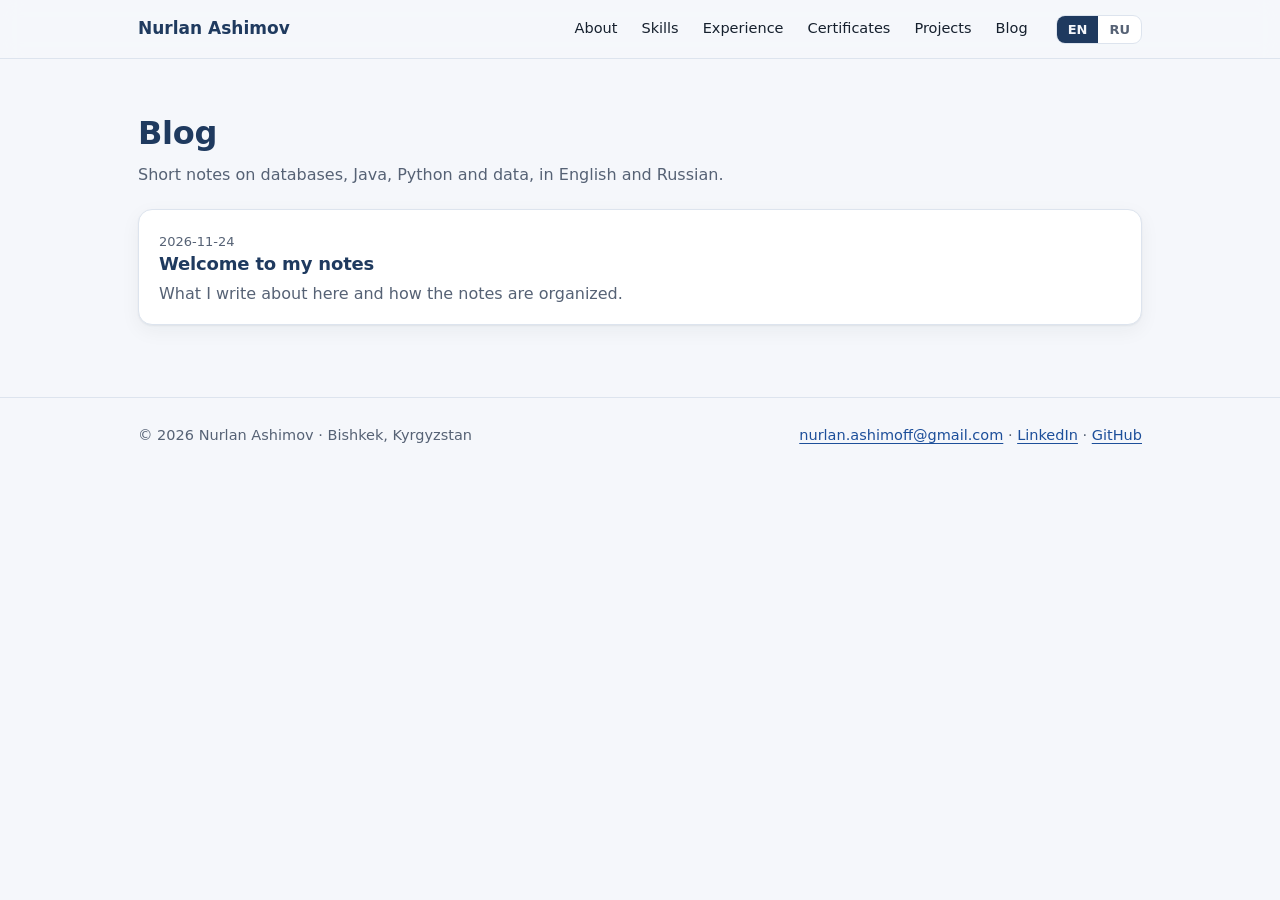
<file: blog.html>
<!doctype html>
<html lang="en"><head><meta charset="utf-8"><meta name="viewport" content="width=device-width,initial-scale=1">
<title>Blog | Nurlan Ashimov</title><meta name="description" content="Notes on databases, Java, Python and data by Nurlan Ashimov, in English and Russian.">
<meta property="og:title" content="Blog | Nurlan Ashimov"><meta property="og:description" content="Notes on databases, Java, Python and data by Nurlan Ashimov, in English and Russian."><meta property="og:type" content="website">
<link rel="icon" href="data:image/svg+xml,%3Csvg xmlns='http://www.w3.org/2000/svg' viewBox='0 0 64 64'%3E%3Crect width='64' height='64' rx='14' fill='%231f3a5f'/%3E%3Ctext x='32' y='43' font-size='30' font-family='Arial' font-weight='700' text-anchor='middle' fill='white'%3ENA%3C/text%3E%3C/svg%3E"><link rel="stylesheet" href="assets/style.css">
<script>(function(){var q=new URLSearchParams(location.search).get('lang'),s=null;try{s=localStorage.getItem('lang')}catch(e){}var l=q||s||((navigator.language||'').toLowerCase().indexOf('ru')===0?'ru':'en');document.documentElement.lang=l==='ru'?'ru':'en'})()</script>
</head><body data-title-en="Blog | Nurlan Ashimov" data-title-ru="Блог | Нурлан Ашимов"><header class="top"><div class="wrap"><a class="brand" href="index.html"><span class="en">Nurlan Ashimov</span><span class="ru">Нурлан Ашимов</span></a><nav aria-label="Main"><a href="index.html#about"><span class="en">About</span><span class="ru">Обо мне</span></a><a href="index.html#skills"><span class="en">Skills</span><span class="ru">Навыки</span></a><a href="index.html#experience"><span class="en">Experience</span><span class="ru">Опыт</span></a><a href="index.html#certificates"><span class="en">Certificates</span><span class="ru">Сертификаты</span></a><a href="index.html#projects"><span class="en">Projects</span><span class="ru">Проекты</span></a><a href="blog.html"><span class="en">Blog</span><span class="ru">Блог</span></a></nav><div class="lang" role="group" aria-label="Language"><button type="button" data-lang="en" aria-pressed="true">EN</button><button type="button" data-lang="ru" aria-pressed="false">RU</button></div></div></header><main><section class="blk"><div class="wrap"><h2><span class="en">Blog</span><span class="ru">Блог</span></h2><p class="lead"><span class="en">Short notes on databases, Java, Python and data, in English and Russian.</span><span class="ru">Короткие заметки о базах данных, Java, Python и данных на английском и русском.</span></p><div class="posts" id="posts"></div></div></section></main><footer><div class="wrap"><div>© 2026 <span class="en">Nurlan Ashimov</span><span class="ru">Нурлан Ашимов</span> · <span class="en">Bishkek, Kyrgyzstan</span><span class="ru">Бишкек, Кыргызстан</span></div><div><a href="mailto:nurlan.ashimoff@gmail.com">nurlan.ashimoff@gmail.com</a> · <a href="https://www.linkedin.com/in/nurlanashimov/">LinkedIn</a> · <a href="https://github.com/nashimoff?tab=repositories">GitHub</a></div></div></footer>
<script src="assets/app.js"></script><script src="assets/blog.js"></script></body></html>
</file>
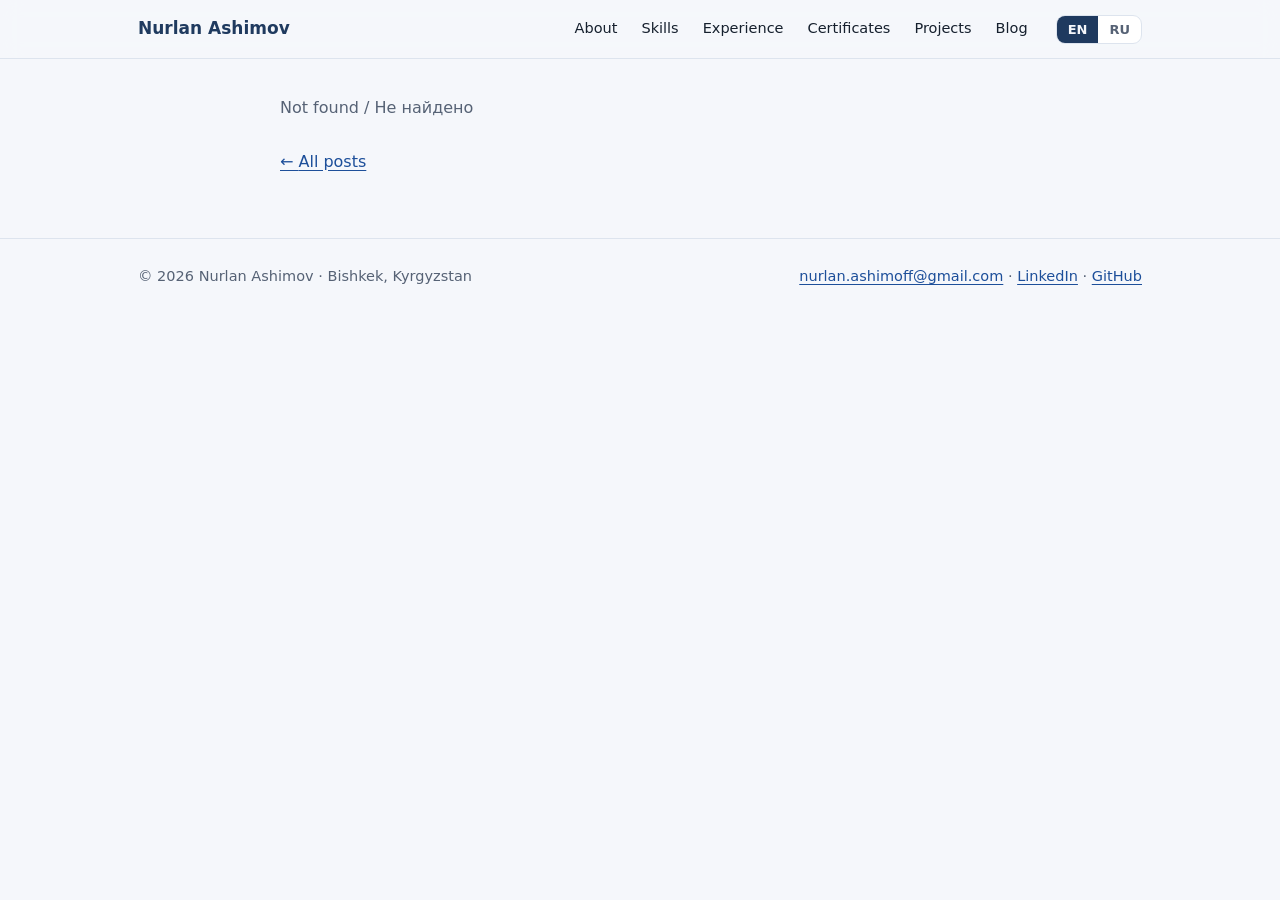
<file: post.html>
<!doctype html>
<html lang="en"><head><meta charset="utf-8"><meta name="viewport" content="width=device-width,initial-scale=1">
<title>Post | Nurlan Ashimov</title><meta name="description" content="Blog post by Nurlan Ashimov.">
<meta property="og:title" content="Post | Nurlan Ashimov"><meta property="og:description" content="Blog post by Nurlan Ashimov."><meta property="og:type" content="website">
<link rel="icon" href="data:image/svg+xml,%3Csvg xmlns='http://www.w3.org/2000/svg' viewBox='0 0 64 64'%3E%3Crect width='64' height='64' rx='14' fill='%231f3a5f'/%3E%3Ctext x='32' y='43' font-size='30' font-family='Arial' font-weight='700' text-anchor='middle' fill='white'%3ENA%3C/text%3E%3C/svg%3E"><link rel="stylesheet" href="assets/style.css">
<script>(function(){var q=new URLSearchParams(location.search).get('lang'),s=null;try{s=localStorage.getItem('lang')}catch(e){}var l=q||s||((navigator.language||'').toLowerCase().indexOf('ru')===0?'ru':'en');document.documentElement.lang=l==='ru'?'ru':'en'})()</script>
</head><body data-title-en="Post | Nurlan Ashimov" data-title-ru="Запись | Нурлан Ашимов"><header class="top"><div class="wrap"><a class="brand" href="index.html"><span class="en">Nurlan Ashimov</span><span class="ru">Нурлан Ашимов</span></a><nav aria-label="Main"><a href="index.html#about"><span class="en">About</span><span class="ru">Обо мне</span></a><a href="index.html#skills"><span class="en">Skills</span><span class="ru">Навыки</span></a><a href="index.html#experience"><span class="en">Experience</span><span class="ru">Опыт</span></a><a href="index.html#certificates"><span class="en">Certificates</span><span class="ru">Сертификаты</span></a><a href="index.html#projects"><span class="en">Projects</span><span class="ru">Проекты</span></a><a href="blog.html"><span class="en">Blog</span><span class="ru">Блог</span></a></nav><div class="lang" role="group" aria-label="Language"><button type="button" data-lang="en" aria-pressed="true">EN</button><button type="button" data-lang="ru" aria-pressed="false">RU</button></div></div></header><main><div class="wrap"><article class="article" id="article"><p class="empty">…</p></article><p style="max-width:720px;margin:28px auto 0"><a href="blog.html">← <span class="en">All posts</span><span class="ru">Все записи</span></a></p></div></main><footer><div class="wrap"><div>© 2026 <span class="en">Nurlan Ashimov</span><span class="ru">Нурлан Ашимов</span> · <span class="en">Bishkek, Kyrgyzstan</span><span class="ru">Бишкек, Кыргызстан</span></div><div><a href="mailto:nurlan.ashimoff@gmail.com">nurlan.ashimoff@gmail.com</a> · <a href="https://www.linkedin.com/in/nurlanashimov/">LinkedIn</a> · <a href="https://github.com/nashimoff?tab=repositories">GitHub</a></div></div></footer>
<script src="assets/app.js"></script><script src="assets/marked.umd.js"></script><script src="assets/blog.js"></script></body></html>
</file>
<file: assets/style.css>
:root{--bg:#f5f7fb;--surface:#fff;--ink:#16202e;--muted:#566275;--line:#dde4ee;--acc:#1f3a5f;--acc-2:#2f6fb5;--soft:#e4ecf7;--link:#1d4f9a;--shadow:0 1px 2px rgba(22,32,46,.06),0 6px 20px rgba(22,32,46,.05);
--font:"Inter","Segoe UI",system-ui,-apple-system,"Helvetica Neue",Arial,sans-serif}
@media (prefers-color-scheme:dark){:root{--bg:#0d131c;--surface:#141c28;--ink:#e8edf5;--muted:#9aa7bb;--line:#243044;--acc:#8fb3e6;--acc-2:#6aa0e0;--soft:#1d2b43;--link:#8fb3e6;--shadow:none;color-scheme:dark}}
html[lang="ru"] .en,html[lang="en"] .ru{display:none!important}
*{box-sizing:border-box}html{scroll-behavior:smooth;scroll-padding-top:76px}
body{margin:0;background:var(--bg);color:var(--ink);font:16px/1.6 var(--font);-webkit-text-size-adjust:100%}
a{color:var(--link);text-underline-offset:3px}a:focus-visible,button:focus-visible{outline:2px solid var(--acc-2);outline-offset:2px;border-radius:4px}
img,svg{max-width:100%}
.wrap{max-width:1040px;margin:0 auto;padding-left:max(18px,env(safe-area-inset-left));padding-right:max(18px,env(safe-area-inset-right))}
h1,h2,h3{line-height:1.15;margin:0;text-wrap:balance;letter-spacing:-.01em}
h2{font-size:clamp(24px,4vw,32px);color:var(--acc)}h3{font-size:18px}
section.blk{padding:56px 0 8px}.lead{color:var(--muted);max-width:68ch;margin:10px 0 0}
.eyebrow{font-size:13px;letter-spacing:.09em;text-transform:uppercase;color:var(--muted);font-weight:600}
/* header */
.top{position:sticky;top:0;z-index:20;background:color-mix(in srgb,var(--bg) 88%,transparent);backdrop-filter:blur(10px);border-bottom:1px solid var(--line)}
.top .wrap{display:flex;align-items:center;gap:18px;min-height:58px;flex-wrap:wrap;padding-top:6px;padding-bottom:6px}
.brand{font-weight:700;color:var(--acc);text-decoration:none;font-size:17px;margin-right:auto}
.top nav{display:flex;gap:4px;flex-wrap:wrap}.top nav a{color:var(--ink);text-decoration:none;padding:6px 10px;border-radius:8px;font-size:14.5px}.top nav a:hover{background:var(--soft)}
.lang{display:flex;border:1px solid var(--line);border-radius:9px;overflow:hidden;background:var(--surface)}
.lang button{border:0;background:none;color:var(--muted);font:600 13px var(--font);padding:6px 11px;cursor:pointer}.lang button[aria-pressed="true"]{background:var(--acc);color:var(--bg)}
/* hero */
.hero{padding:48px 0 18px}.hero .wrap{display:grid;grid-template-columns:1fr 250px;gap:40px;align-items:center}
.hero h1{font-size:clamp(34px,6vw,54px);color:var(--acc);margin:8px 0 6px}.role{font-size:clamp(17px,2.4vw,21px);font-weight:600}
.hero p.lead{font-size:17px;color:var(--ink)}.btns{display:flex;flex-wrap:wrap;gap:10px;margin-top:22px}
.btn{display:inline-block;padding:10px 16px;border-radius:10px;border:1px solid var(--acc);color:var(--acc);text-decoration:none;font-weight:600;font-size:15px;background:transparent}
.btn.pri{background:var(--acc);color:var(--bg)}.btn:hover{filter:brightness(1.08)}
.photo{width:250px;height:250px;border-radius:28px;object-fit:cover;box-shadow:var(--shadow);border:1px solid var(--line)}
.meta{display:flex;flex-wrap:wrap;gap:6px 18px;margin-top:16px;color:var(--muted);font-size:14.5px}
/* stats */
.stats{display:grid;grid-template-columns:repeat(4,1fr);gap:14px;margin-top:28px}
.stat{background:var(--surface);border:1px solid var(--line);border-radius:14px;padding:16px 18px;box-shadow:var(--shadow)}
.stat b{display:block;font-size:30px;line-height:1.1;color:var(--acc);font-variant-numeric:tabular-nums}.stat span{color:var(--muted);font-size:14px}
/* about */
.two{display:grid;grid-template-columns:1.4fr 1fr;gap:34px;margin-top:20px}
.about p{margin:0 0 12px}.facts{background:var(--surface);border:1px solid var(--line);border-radius:14px;padding:18px 20px;align-self:start}
.facts dt{font-size:12.5px;letter-spacing:.08em;text-transform:uppercase;color:var(--muted);font-weight:600;margin-top:12px}.facts dt:first-child{margin-top:0}.facts dd{margin:2px 0 0}
/* skills flow */
.flow{display:grid;grid-template-columns:repeat(4,1fr);gap:0;margin-top:24px;align-items:stretch}
.stage{background:var(--surface);border:1px solid var(--line);border-radius:14px;padding:16px;position:relative;box-shadow:var(--shadow)}
.stage:not(:last-child){margin-right:26px}.stage:not(:last-child)::after{content:"";position:absolute;right:-27px;top:50%;width:26px;height:2px;background:var(--acc-2)}
.stage:not(:last-child)::before{content:"";position:absolute;right:-28px;top:calc(50% - 5px);border-left:8px solid var(--acc-2);border-top:6px solid transparent;border-bottom:6px solid transparent;z-index:1}
.stage .n{display:inline-grid;place-items:center;width:26px;height:26px;border-radius:50%;background:var(--acc);color:var(--bg);font-weight:700;font-size:13px;margin-bottom:8px}
.stage h3{margin-bottom:8px}.chips{display:flex;flex-wrap:wrap;gap:6px}.chip{background:var(--soft);border-radius:999px;padding:3px 10px;font-size:13px;color:var(--ink)}
.cap{color:var(--muted);font-size:14px;margin-top:12px}
/* charts */
.panel{background:var(--surface);border:1px solid var(--line);border-radius:14px;padding:18px 20px;box-shadow:var(--shadow);min-width:0}
.charts{display:grid;grid-template-columns:1fr 1fr;gap:18px;margin-top:22px}
.charts h3{font-size:13px;letter-spacing:.08em;text-transform:uppercase;color:var(--muted);margin-bottom:10px;font-weight:600}
.chart text{fill:var(--ink);font-family:var(--font)}.chart .mut{fill:var(--muted)}.chart .axis{stroke:var(--line);stroke-width:1.5}.chart .bar{fill:var(--acc)}
.hb{display:grid;grid-template-columns:minmax(0,1.5fr) minmax(0,1fr) 54px;gap:10px;align-items:center;padding:6px 0;font-variant-numeric:tabular-nums}
.hb .l{font-weight:600;font-size:14.5px}.hb .l small{display:block;color:var(--muted);font-weight:400;font-size:12.5px}
.hb .t{height:8px;background:var(--soft);border-radius:4px;overflow:hidden}.hb .t i{display:block;height:100%;background:var(--acc);border-radius:4px}.hb .v{text-align:right;font-weight:700}
/* timeline */
.tl{list-style:none;margin:24px 0 0;padding:0 0 0 22px;border-left:2px solid var(--line)}
.tl li{position:relative;padding:0 0 22px 18px}.tl li::before{content:"";position:absolute;left:-29px;top:6px;width:12px;height:12px;border-radius:50%;background:var(--acc);border:3px solid var(--bg)}
.tl .d{font-size:13.5px;color:var(--muted);font-variant-numeric:tabular-nums}.tl h3{margin:2px 0}.tl .c{color:var(--acc-2);font-weight:600}.tl p{margin:4px 0 0;color:var(--muted)}
/* certificates */
.filters{display:flex;flex-wrap:wrap;gap:8px;margin:18px 0 6px}
.filters button{border:1px solid var(--line);background:var(--surface);color:var(--ink);padding:6px 12px;border-radius:999px;font:600 13.5px var(--font);cursor:pointer}.filters button[aria-pressed="true"]{background:var(--acc);color:var(--bg);border-color:var(--acc)}
.cert{margin-top:16px}.cert[hidden]{display:none}.cert header{display:flex;justify-content:space-between;align-items:baseline;gap:12px;flex-wrap:wrap;margin-bottom:6px}.cert header span{color:var(--muted);font-size:14px;font-variant-numeric:tabular-nums}
.tw{overflow-x:auto;background:var(--surface);border:1px solid var(--line);border-radius:14px}
table{width:100%;border-collapse:collapse;min-width:480px}th{text-align:left;font-size:12.5px;letter-spacing:.06em;text-transform:uppercase;color:var(--muted);padding:10px 16px;border-bottom:1px solid var(--line);font-weight:600}
td{padding:10px 16px;border-top:1px solid var(--line)}tbody tr:first-child td{border-top:0}th.n,td.n{text-align:right;white-space:nowrap;font-variant-numeric:tabular-nums}
.note{color:var(--muted);font-size:14px;margin-top:14px;max-width:75ch}
/* cards */
.cards{display:grid;grid-template-columns:repeat(3,1fr);gap:14px;margin-top:22px}
.card{display:block;background:var(--surface);border:1px solid var(--line);border-radius:14px;padding:16px 18px;text-decoration:none;color:var(--ink);box-shadow:var(--shadow);transition:transform .15s,border-color .15s}
.card:hover{transform:translateY(-2px);border-color:var(--acc-2)}.card b{display:block;color:var(--acc);margin-bottom:4px;overflow-wrap:anywhere}.card span{color:var(--muted);font-size:14.5px;display:block}.card .go{margin-top:8px;color:var(--link);font-weight:600;font-size:14px}
/* blog */
.posts{display:grid;gap:14px;margin-top:22px}.post-card{background:var(--surface);border:1px solid var(--line);border-radius:14px;padding:18px 20px;box-shadow:var(--shadow)}
.post-card time{font-size:13px;color:var(--muted)}.post-card h3 a{color:var(--acc);text-decoration:none}.post-card h3 a:hover{text-decoration:underline}.post-card p{margin:6px 0 0;color:var(--muted)}
.empty{color:var(--muted)}
.article{max-width:720px;margin:36px auto 0}.article h1{font-size:clamp(28px,5vw,40px);color:var(--acc)}.article time{color:var(--muted);font-size:14px}
.md{margin-top:18px;font-size:17px;line-height:1.7}.md h2{font-size:24px;margin:28px 0 8px}.md h3{margin:22px 0 6px}.md pre{background:var(--soft);padding:14px 16px;border-radius:10px;overflow-x:auto;font-size:14.5px}.md code{background:var(--soft);padding:1px 5px;border-radius:5px;font-size:.92em}.md pre code{background:none;padding:0}.md img{border-radius:10px}.md blockquote{margin:14px 0;padding:2px 16px;border-left:3px solid var(--acc-2);color:var(--muted)}
footer{margin-top:64px;border-top:1px solid var(--line);padding:26px 0 40px;color:var(--muted);font-size:14.5px}footer .wrap{display:flex;flex-wrap:wrap;gap:10px 28px;justify-content:space-between}
@media (max-width:860px){.hero .wrap{grid-template-columns:1fr}.photo{order:-1;width:170px;height:170px;border-radius:22px}.stats{grid-template-columns:repeat(2,1fr)}.two,.charts{grid-template-columns:1fr}.cards{grid-template-columns:1fr 1fr}
.flow{grid-template-columns:1fr}.stage:not(:last-child){margin:0 0 26px}.stage:not(:last-child)::after{right:auto;left:50%;top:auto;bottom:-27px;width:2px;height:26px}.stage:not(:last-child)::before{right:auto;left:calc(50% - 5px);top:auto;bottom:-28px;border:0;border-top:8px solid var(--acc-2);border-left:6px solid transparent;border-right:6px solid transparent}}
@media (max-width:560px){.cards{grid-template-columns:1fr}.top nav{order:3;width:100%;overflow-x:auto;flex-wrap:nowrap}.top nav a{white-space:nowrap}th,td{padding:9px 12px}}
@media (prefers-reduced-motion:reduce){html{scroll-behavior:auto}.card{transition:none}}
.stat b span{font-size:inherit;color:inherit}
.stat b{white-space:nowrap}
@media (max-width:480px){.stat b{font-size:24px}}
td,.hrs,.bars b{white-space:nowrap}
.hb{grid-template-columns:minmax(0,1.5fr) minmax(0,1fr) 72px}.hb .v{white-space:nowrap}
.charts>div:first-child{display:flex;flex-direction:column}.charts>div:first-child svg{margin:auto 0;width:100%;height:auto}
</file>
